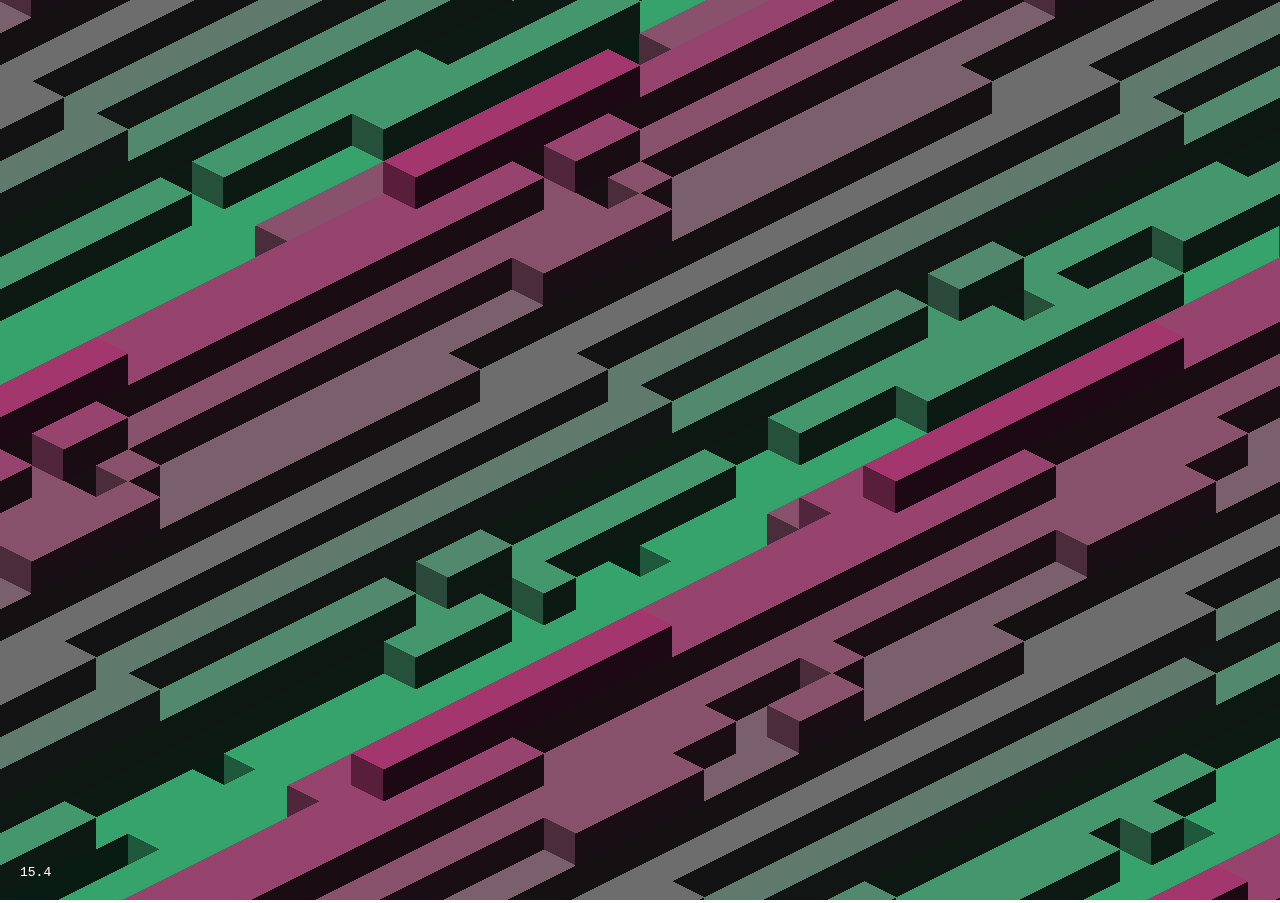
<file: edge-planet/index.html>
<!DOCTYPE html>
<html lang="en">
<head>
    <meta http-equiv="Content-Type" content="text/html; charset=UTF-8">
    <meta charset="utf-8">
    <title></title>
    <style>body, html {
        width: 100%;
        height: 100%;
        margin: 0;
        overflow: hidden;
        font-family: monospace;
    }</style>
</head>
<body>
<script src="js/gl-matrix-min.js"></script>
<script src="js/utils.js"></script>
<script src="js/glu.js"></script>
<script src="js/chunk.js"></script>
<script src="js/chunk-manager.js"></script>
<script src="app.js"></script>
</body>
</html>
</file>
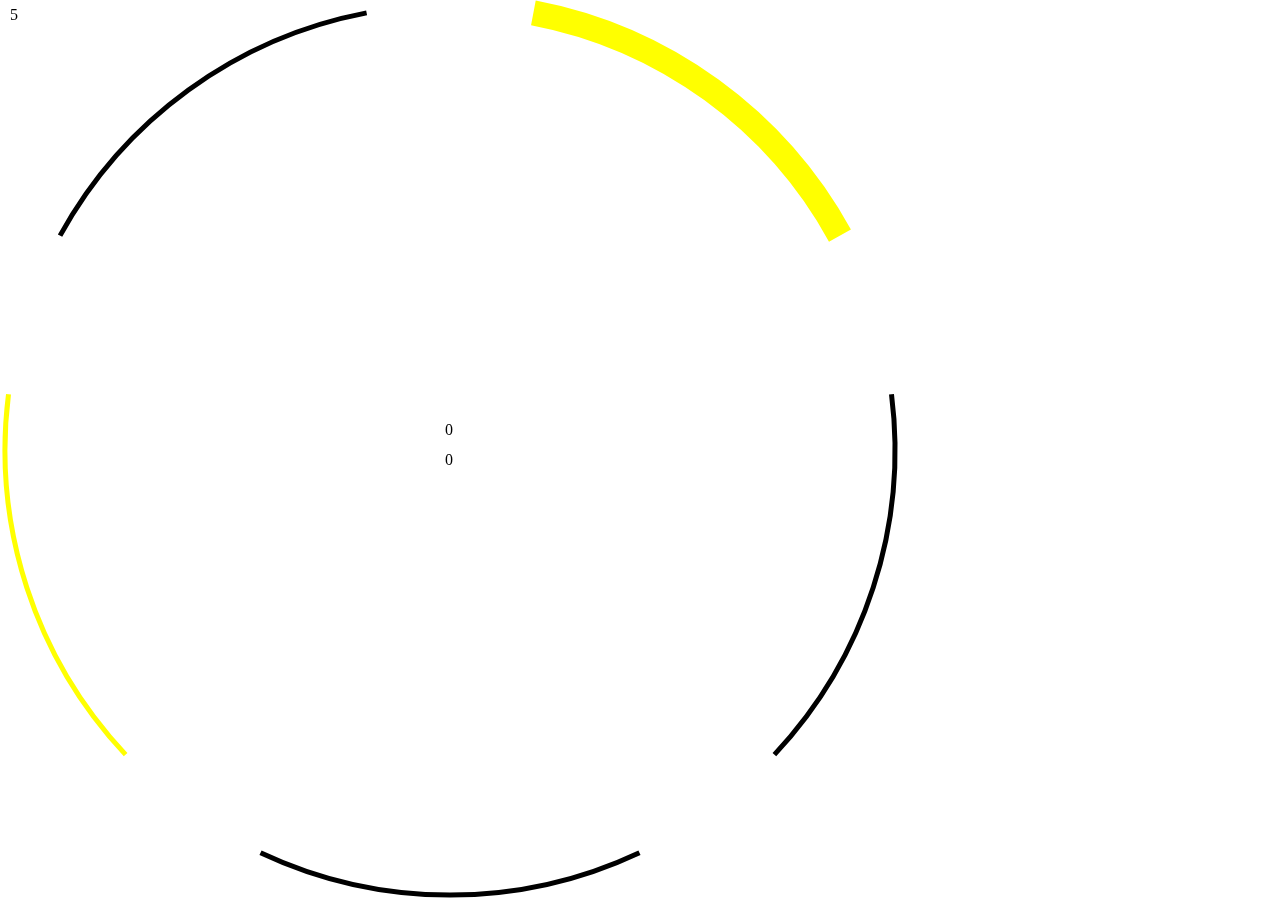
<file: ring-length.html>
<!DOCTYPE html>
<html lang="en">
<head>
    <meta http-equiv="Content-Type" content="text/html; charset=UTF-8">
    <meta charset="utf-8">
    <title></title>
    <style>
        body, html {
            width: 100%;
            height: 100%;
            margin: 0;
            overflow: hidden;
        }
    </style>
</head>
<body>
<script>
    var canvas = document.createElement('canvas');
    var displayWidth = document.body.clientWidth;
    var displayHeight = document.body.clientHeight;

    var rate = 15;

    var count = Math.ceil(Math.random() * 30 + 2);
    var size = Math.min(displayWidth, displayHeight);
    var center = size / 2;
    var half = size / 2;
    var lineWidth = 5;
    var radius = half - lineWidth;
    var pi2 = 2 * Math.PI;
    var pi_2 = Math.PI / 2;
    var angle = pi2 / count;
    var areaAngle = angle * 0.15;

    canvas.setAttribute('width', displayWidth);
    canvas.setAttribute('height', displayHeight);
    document.body.appendChild(canvas);
    var ctx = canvas.getContext('2d');

    ctx.fillStyle = '#000';
    ctx.lineWidth = lineWidth;
    ctx.font = "16px Verdana";

    var log = console.log.bind(console);

    // ---------------------------------------------------------------------------------------------

    function Ring(count) {
        this.count = count;
        this.pos = 0;
        this.realPos = 0;
        this.arr = [];

        for (var i = 0; i < this.count; i++) {
            this.arr.push(Math.floor(Math.random() * 2));
        }
    }

    Ring.prototype.get = function () {
        return this.arr[this.realPos];
    };

    Ring.prototype.walk = function (shift) {
        this.pos += shift;
        this.realPos = (this.count + this.pos % this.count) % this.count;
        return this.get();
    };

    Ring.prototype.toggle = function () {
        return this.arr[this.realPos] = !this.arr[this.realPos];
    };

    Ring.prototype.set = function (val) {
        return this.arr[this.realPos] = val;
    };

    Ring.prototype.draw = function () {
        for (var i = 0; i < this.count; i++) {
            ctx.strokeStyle = (this.arr[i] ? '#ff0' : '#000');
            ctx.lineWidth = (i === this.realPos ? lineWidth * 5 : lineWidth);
            ctx.beginPath();
            ctx.arc(center, center, radius, i * angle + areaAngle - pi_2, (i + 1) * angle - areaAngle - pi_2);
            ctx.stroke();
        }
        ctx.fillText(this.pos, center - (10 * ((this.pos + '').length / 2)), center - 15);
        ctx.fillText(this.realPos, center - (10 * ((this.realPos + '').length / 2)), center + 15);
        ctx.fillText(this.count, 10, 20);
    };

    var ring = new Ring(count);

    function draw() {
        ctx.clearRect(0, 0, displayWidth, displayHeight);
        ring.draw();
        requestAnimationFrame(draw);
    }

    draw();

    function Solver(ring) {
        this.ring = ring;
        this.count = 1;
        this.first = ring.get();
        this.action = 'check next';
        this.checked = 0;
    }

    Solver.prototype.step = function () {
        var msg = this.action;
        if (this.action === 'check next') {
            if (this.ring.walk(+1) !== this.first) {
                this.count++;
                msg += ', count: ' + this.count;
            } else {
                this.action = 'check sequence';
                this.checked = 0;
                msg += ', current count: ' + this.count + ', now start checking sequence';
            }
        } else if (this.action === 'go to start') {
            this.ring.walk(-1);
            if (this.ring.pos == 0) {
                this.action = 'check start'
            }
        } else if (this.action === 'check start') {
            if (this.ring.get() !== this.first) {
                log('i found! Count is ' + (this.count + 1));
                return this.count + 1;
            } else {
                msg += ', it is not the one, going back';
                this.action = 'go back';
            }
        } else if (this.action === 'go back') {
            this.ring.walk(+1);
            if (this.ring.pos == this.count) {
                if (this.checked > 0) {
                    this.action = 'remove sequence';
                    this.ring.toggle();
                } else {
                    this.action = 'check next';
                }
            }
        } else if (this.action === 'check sequence') {
            if (this.checked === this.count) {
                msg += 'sequence suitable, going to start of sequence';
                this.action = 'go to start of sequence';
            } else {
                if (this.ring.walk(+1) !== this.start) {
                    this.checked++;
                    msg += ', checked ' + this.checked + ' items';
                } else {
                    this.checked = 0;
                    msg += ', sequence not suitable, going to start of sequence';
                    this.action = 'go to start of sequence';
                }
            }
        } else if (this.action === 'go to start of sequence') {
            if (this.ring.pos === this.count) {
                msg += ', found sequence start, switched ' + this.count + ', going to start';
                this.ring.toggle();
                this.action = 'go to start';
            } else {
                this.ring.walk(-1);
            }
        } else if (this.action === 'remove sequence') {
            if (this.checked > 0) {
                msg += ', removing sequence: ' + this.ring.pos;
                this.ring.set(!this.first);
                this.ring.walk(+1);
                this.count++;
                this.checked--;
            } else {
                this.action = 'check next';
            }
        }
        log(msg);
        return false;
    };

    var solver = new Solver(ring);

    document.addEventListener('keydown', function (e) {
        if (e.keyCode === 37) {
            ring.walk(-1);
        } else if (e.keyCode === 39) {
            ring.walk(+1);
        } else if (e.keyCode === 38) {
            ring.set(1);
        } else if (e.keyCode === 40) {
            ring.set(0);
        } else if (e.keyCode === 32) {
            ring.toggle();
        } else if (e.keyCode === 13) {
            solver.step();
        } else {
            log(e.keyCode);
        }
    });

</script>
</body>
</html>
</file>
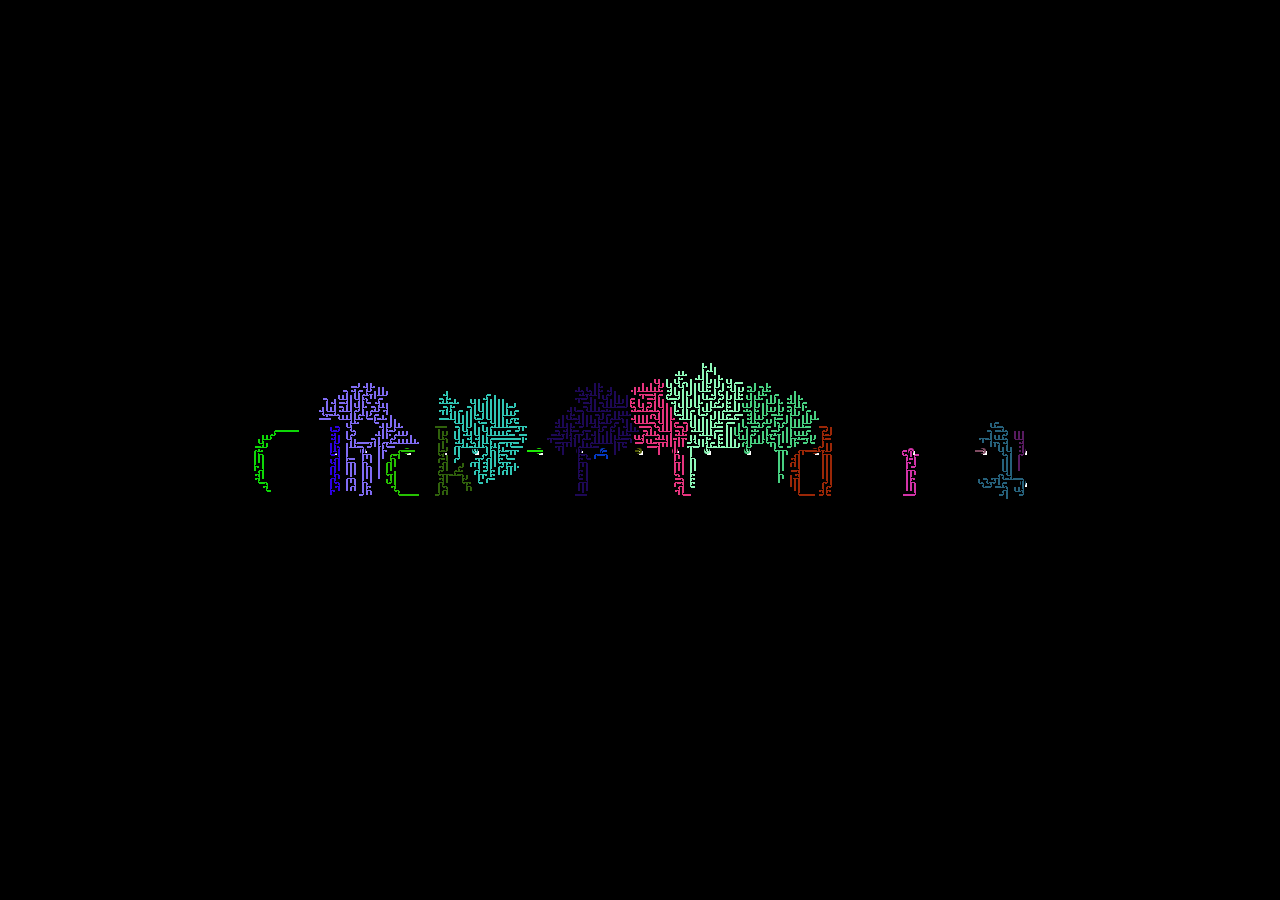
<file: tree-trunk.html>
<!DOCTYPE html>
<html lang="en" xmlns="http://www.w3.org/1999/xhtml">
<head>
    <meta http-equiv="Content-Type" content="text/html; charset=UTF-8">
    <meta charset="utf-8">
    <title></title>
    <style>
        body, html {
            width: 100%;
            height: 100%;
            background: #000;
            margin: 0;
            overflow: hidden;
            font-family: 'Source Sans Pro', 'Helvetica Neue', Arial, sans-serif;
        }
    </style>
</head>
<body>
<script>
    "use strict";

    var canvas = document.createElement('canvas');
    var displayWidth = document.body.clientWidth;
    var displayHeight = document.body.clientHeight;

    var lineWidth = 2;
    var cellSize = 4;
    var mazeWidth = Math.floor(displayWidth / cellSize - 1);
    var mazeHeight = Math.floor(displayHeight / cellSize - 1);

    //var forkThreshold = 0.05;
    //var rotateThreshold = 0.5;
    //var growThreshold = 0.8;

    var fork3Threshold = 0.2;

    canvas.setAttribute('width', displayWidth);
    canvas.setAttribute('height', displayHeight);
    canvas.style.display = 'block';
    canvas.style.position = 'fixed';
    document.body.appendChild(canvas);
    var ctx = canvas.getContext('2d');

    ctx.lineWidth = lineWidth;

    var getRandomColor = function () {
        var letters = '0123456789ABCDEF'.split('');
        var color = '#';
        for (var i = 0; i < 6; i++) {
            color += letters[Math.floor(Math.random() * 16)];
        }
        return color;
    };

    var extend = function (child, parent) {
        for (var p in parent) if (parent.hasOwnProperty(p)) child[p] = parent[p];
        function __() {
            this.constructor = child;
        }

        __.prototype = parent.prototype;
        child.prototype = new __();
        child.__super__ = parent.prototype;
    };

    var Maze = function (width, height) {
        this.width = width;
        this.height = height;
        this.arr = new Uint8Array(new ArrayBuffer(this.width * this.height * 4));
    };

    Maze.prototype.get = function (x, y) {
        if (x < 0 || x > this.width || y < 0 || y > this.height) return true;
        return this.arr[x + y * this.width];
    };

    Maze.prototype.set = function (x, y) {
        if (x < 0 || x > this.width || y < 0 || y > this.height) return;
        this.arr[x + y * this.width] = true;
    };


    var Node = function (x, y, parent) {
        this.parent = parent;
        this.children = [];
        this.x = x;
        this.y = y;
        this.draw(this.parent, this);
    };

    Node.prototype.getCoords = function (count) {
        var coords = [[this.x + 1, this.y], [this.x - 1, this.y], [this.x, this.y + 1], [this.x, this.y - 1]];
        coords = coords.filter(function (e) { return !this.maze.get(e[0], e[1]) }, this);
        while (count < coords.length) {
            var i = Math.floor(Math.random() * coords.length);
            coords.splice(i, 1);
        }
        return coords;
    };

    Node.prototype.fork = function (ways) {
        var event = Math.random();

        var wayCount = ways || (event < fork3Threshold ? 3 : 2);
        var coords = this.getCoords(wayCount);
        for (var i = 0, maxi = coords.length; i < maxi; i++) {
            var coord = coords[i];
            var node = new this.constructor(coord[0], coord[1], this);
            this.children.push(node);
            this.maze.set(coord[0], coord[1]);
        }
        return this.children;
    };

    Node.prototype.grow = function () {
        var x, y;
        if (this.parent) {
            x = 2 * this.x - this.parent.x;
            y = 2 * this.y - this.parent.y;
        } else {
            var coords = this.getCoords(1);
            if (coords.length) {
                x = coords[0][0];
                y = coords[0][1];
            } else {
                return;
            }
        }
        if (this.maze.get(x, y)) {
            return this.rotate();
        } else {
            var node = new this.constructor(x, y, this);
            this.children.push(node);
            this.maze.set(x, y);
        }
        return this.children;
    };

    Node.prototype.rotate = function () {
        return this.fork(1);
    };

    Node.prototype.draw = function draw(node1, node2) {
        if (node1) {
            this.ctx.beginPath();
            this.ctx.strokeStyle = '#000';
            this.ctx.lineWidth = cellSize;
            this.ctx.moveTo(cellSize * node1.x + 1.5 * lineWidth, cellSize * node1.y + 1.5 * lineWidth);
            this.ctx.lineTo(cellSize * node2.x + 1.5 * lineWidth, cellSize * node2.y + 1.5 * lineWidth);
            this.ctx.stroke();

            this.ctx.beginPath();
            this.ctx.strokeStyle = this.color;
            this.ctx.lineWidth = lineWidth;
            this.ctx.moveTo(cellSize * node1.x + 1.5 * lineWidth, cellSize * node1.y + 1.5 * lineWidth);
            this.ctx.lineTo(cellSize * node2.x + 1.5 * lineWidth, cellSize * node2.y + 1.5 * lineWidth);
            this.ctx.stroke();
        } else {
            this.ctx.beginPath();
            this.ctx.strokeStyle = this.color;
            this.ctx.fillRect(node2.x * cellSize + 1.5 * lineWidth, node2.y * cellSize + 1.5 * lineWidth, cellSize, cellSize);
            this.ctx.arc(node2.x * cellSize + 1.5 * lineWidth, node2.y * cellSize + 1.5 * lineWidth, lineWidth, 0, 2 * Math.PI);
            this.ctx.stroke();
        }
    };

    Node.prototype.ctx = ctx;
    Node.prototype.maze = new Maze(mazeWidth, mazeHeight);

    var Tree = function (x, y, conf) {
        if (conf == null) {
            this.forkThreshold = Math.random() * 0.5;
            this.forkThreshold *= this.forkThreshold;
            this.rotateThreshold = Math.random() * ((1 - this.forkThreshold) * 0.1);
            this.growThreshold = Math.random() * (1 - this.rotateThreshold);
        } else {
            this.forkThreshold = conf.forkThreshold;
            this.rotateThreshold = conf.rotateThreshold;
            this.growThreshold = conf.growThreshold;
        }

        this.ends = [];

        var GeneratedNode = (function (color, Node) {

            var NodeGenerated = function () {
                NodeGenerated.__super__.constructor.apply(this, arguments);
            };

            extend(NodeGenerated, Node);

            NodeGenerated.prototype.color = color;

            return NodeGenerated;

        })(getRandomColor(), Node);

        this.ends.push(new GeneratedNode(x, y));
    };

    Tree.prototype.iterate = function iterate() {
        if (!this.ends.length) return;

        var event, children, newEnds = [];

        for (var i = 0, maxi = this.ends.length; i < maxi; i++) {
            var end = this.ends[i];
            event = Math.random();
            if (event < this.forkThreshold) {
                children = end.fork();
            } else if (event < this.rotateThreshold) {
                children = end.rotate();
            } else if (event < this.growThreshold) {
                children = end.grow();
            } else {
                children = [end];
            }
            if (children.length) {
                newEnds = newEnds.concat(children);
            }
        }

        this.ends = newEnds;
        return this.ends.length;
    };

    var points;

    var getPoints = function () {
        var sText = 'Click around me!';
        var sTextHeight = Math.floor(displayWidth / 12);
        ctx.font = 'bold ' + sTextHeight + 'px Arial Black';
        ctx.fillStyle = '#ffffff';
        var sTextWidth = Math.floor(ctx.measureText(sText).width);

        var sLeft = Math.floor((displayWidth / 2) - (sTextWidth / 2));
        var sTop = Math.floor((displayHeight / 2) - (sTextHeight / 2));
        var sBottom = sTop + sTextHeight;

        ctx.fillText(sText, sLeft, sBottom - 8);

        var mLeft = Math.floor(sLeft / cellSize);
        var mTop = Math.floor(sTop / cellSize);
        var sTextImageData = ctx.getImageData(sLeft, sTop, sTextWidth, sTextHeight);

        var data = sTextImageData.data;
        var width = Math.floor(sTextWidth / cellSize);
        var height = Math.floor(sTextHeight / cellSize);

        var val, old, x, y, X, Y, x1, y1;

        old = 0;
        for (y = 0; y < height; y++) {
            for (x = 0; x < width; x++) {
                X = x * cellSize;
                Y = y * cellSize;
                val = data[(X + Y * sTextWidth) * 4];
                if (val !== old) {
                    Node.prototype.maze.set(mLeft + x, mTop + y);
                }
                old = val;
            }
        }

        old = 0;
        for (x = 0; x < width; x++) {
            for (y = 0; y < height; y++) {
                X = x * cellSize;
                Y = y * cellSize;
                val = data[(X + Y * sTextWidth) * 4];
                if (val !== old) {
                    Node.prototype.maze.set(mLeft + x, mTop + y);
                }
                old = val;
            }
        }

        points = [];

        y = Math.round(height / 2);
        Y = y * cellSize;
        x1 = 0;
        old = 0;
        for (x = 0; x < width; x++) {
            X = x * cellSize;
            val = data[(X + Y * sTextWidth) * 4];
            if (val > old) {
                x1 = x;
            } else if (val < old) {
                points.push({x: Math.round(x1 + (x - x1) / 2) + mLeft, y: y + mTop});
            }
            old = val;
        }

        x = points[points.length - 1].x;
        X = x * cellSize;
        y1 = 0;
        old = 0;
        for (y = height; y > 0; y--) {
            Y = y * cellSize;
            val = data[(X + Y * sTextWidth) * 4];
            if (val > old) {
                y1 = y;
            } else if (val < old) {
                points.push({x: x, y: Math.round(y1 + (y - y1) / 2 + mTop)});
                break;
            }
            old = val;
        }
    };

    var run = false;
    document.addEventListener('click', function (e) {
        run = true;
        var x = Math.floor(e.clientX / cellSize);
        var y = Math.floor(e.clientY / cellSize);
        var tree = new Tree(x, y);
        var draw = function () {
            if (run) {
                if (tree.iterate()) {
                    requestAnimationFrame(draw);
                }
            }
        };
        requestAnimationFrame(draw);
    });

    var drawGreating = function () {
        getPoints();
        ctx.clearRect(0, 0, displayWidth, displayHeight);
        points.forEach(function (p) {
            var tree = new Tree(p.x, p.y, {forkThreshold: 0.3, rotateThreshold: 0.4, growThreshold: 0.1});
            var draw = function () {
                if (tree.iterate()) {
                    requestAnimationFrame(draw);
                }
            };
            requestAnimationFrame(draw);
        });
    };

    var reset = function () {
        Node.prototype.maze = new Maze(mazeWidth, mazeHeight);
        ctx.clearRect(0, 0, displayWidth, displayHeight);
        drawGreating();
    };

    document.addEventListener('keydown', function (e) {
        run = false;
        if (e.keyCode === 27) { // ESC
            reset();
        }
    });

    (function () {
        var x1 = 0;
        var y1 = 0;
        var x2 = 0;
        var y2 = 0;

        canvas.addEventListener('touchstart', function(e) {
            x1 = e.touches[0].clientX;
            y1 = e.touches[0].clientY;
        }, false);

        canvas.addEventListener('touchend', function(e) {
            x2 = e.changedTouches[0].clientX;
            y2 = e.changedTouches[0].clientY;
            handleGesure();
        }, false);

        function handleGesure() {
            var dy = y2 - y1;
            var dx = x2 - x1;
            if (dy * dy + dx * dx >= 200) {
                reset();
            }
        }
    })();

    drawGreating();

    (function () {
        var lastTime = 0;
        var vendors = ['ms', 'moz', 'webkit', 'o'];
        for (var x = 0; x < vendors.length && !window.requestAnimationFrame; ++x) {
            window.requestAnimationFrame = window[vendors[x] + 'RequestAnimationFrame'];
            window.cancelAnimationFrame = window[vendors[x] + 'CancelAnimationFrame']
                    || window[vendors[x] + 'CancelRequestAnimationFrame'];
        }

        if (!window.requestAnimationFrame) window.requestAnimationFrame = function (callback, element) {
            var currTime = new Date().getTime();
            var timeToCall = Math.max(0, 16 - (currTime - lastTime));
            var id = window.setTimeout(function () { callback(currTime + timeToCall); },
                    timeToCall);
            lastTime = currTime + timeToCall;
            return id;
        };

        if (!window.cancelAnimationFrame) window.cancelAnimationFrame = function (id) {
            clearTimeout(id);
        };
    }());

</script>
</body>
</html>
</file>
